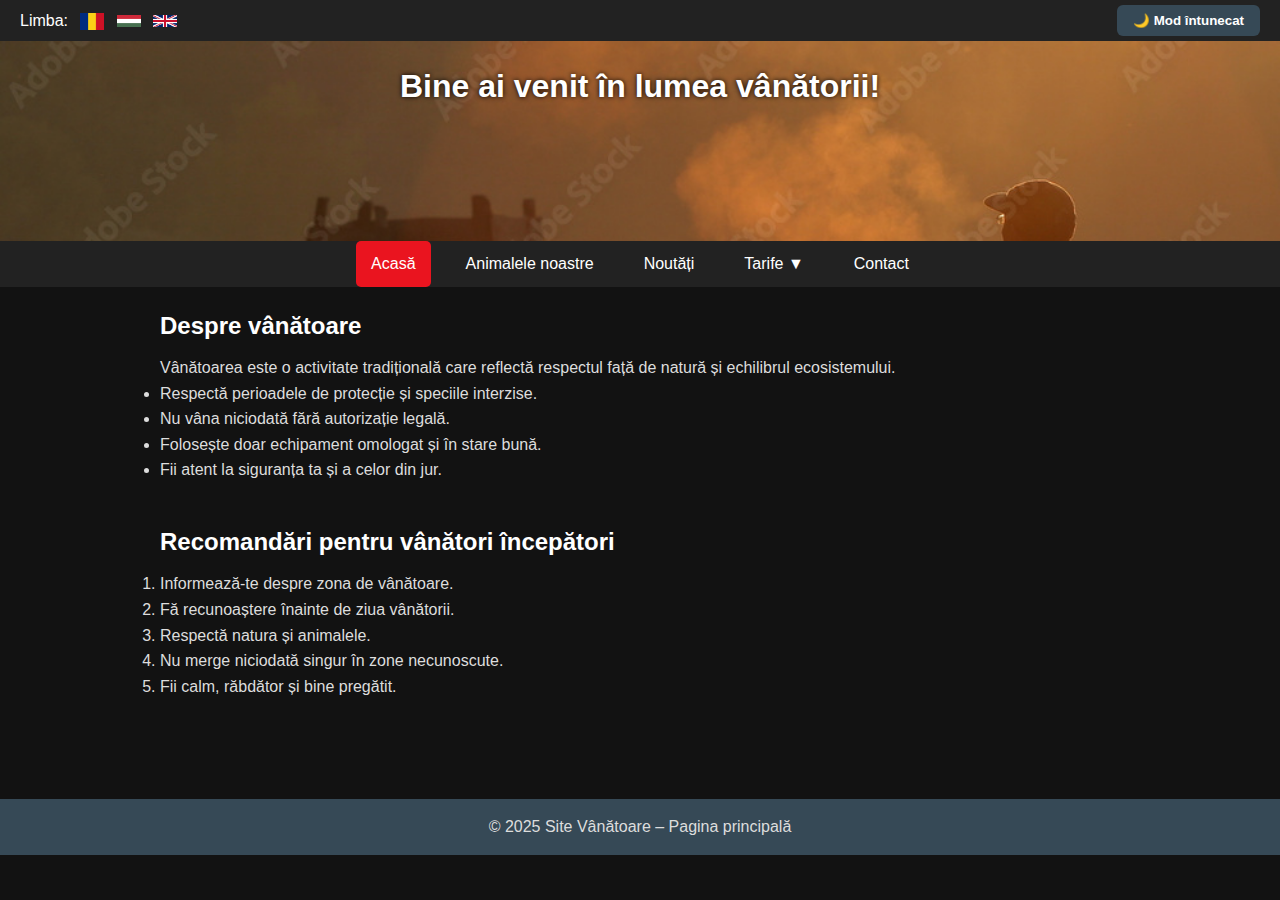
<file: index.html>
<!DOCTYPE html>
<html lang="ro">
<head>
  <meta charset="UTF-8" />
  <meta name="viewport" content="width=device-width, initial-scale=1.0" />
  <title>Acasă – Vânătoare</title>
  <link rel="stylesheet" href="css/stil.css" />
</head>
<body>
  <div class="top-bar">
    <div class="language-bar">
      <span>Limba:</span>
      <a href="index_ro.html"><img src="imagini/ro.png" alt="Română" /></a>
      <a href="index_hu.html"><img src="imagini/hu.png" alt="Magyar" /></a>
      <a href="index_en.html"><img src="imagini/en.png" alt="English" /></a>
    </div>
    <div class="switch-container">
      <button onclick="toggleDarkMode()">🌙 Mod întunecat</button>
    </div>
  </div>

  <header>
    <img src="imagini/antet.jpg" alt="Imagine antet" class="banner" />
    <h1>Bine ai venit în lumea vânătorii!</h1>
  </header>

  <nav>
    <ul>
      <li><a href="index.html" class="active">Acasă</a></li>
      <li><a href="animale.html">Animalele noastre</a></li>
      <li><a href="noutati.html">Noutăți</a></li>
      <li class="dropdown">
        <a href="tarife.html">Tarife ▼</a>
        <ul class="dropdown-content">
          <li><a href="#">Vânătoare</a></li>
          <li><a href="#">Cazare</a></li>
          <li><a href="#">Transport</a></li>
        </ul>
      </li>
      <li><a href="contact.html">Contact</a></li>
    </ul>
  </nav>

  <main>
    <section class="despre">
      <h2>Despre vânătoare</h2>
      <p>Vânătoarea este o activitate tradițională care reflectă respectul față de natură și echilibrul ecosistemului.</p>
      <ul>
        <li>Respectă perioadele de protecție și speciile interzise.</li>
        <li>Nu vâna niciodată fără autorizație legală.</li>
        <li>Folosește doar echipament omologat și în stare bună.</li>
        <li>Fii atent la siguranța ta și a celor din jur.</li>
      </ul>
    </section>

    <section class="sfaturi">
      <h2>Recomandări pentru vânători începători</h2>
      <ol>
        <li>Informează-te despre zona de vânătoare.</li>
        <li>Fă recunoaștere înainte de ziua vânătorii.</li>
        <li>Respectă natura și animalele.</li>
        <li>Nu merge niciodată singur în zone necunoscute.</li>
        <li>Fii calm, răbdător și bine pregătit.</li>
      </ol>
    </section>
  </main>

  <footer>
    <p>&copy; 2025 Site Vânătoare – Pagina principală</p>
  </footer>

  <script>
    function toggleDarkMode() {
      document.body.classList.toggle("dark-mode");
    }
  </script>
</body>
</html>
</file>
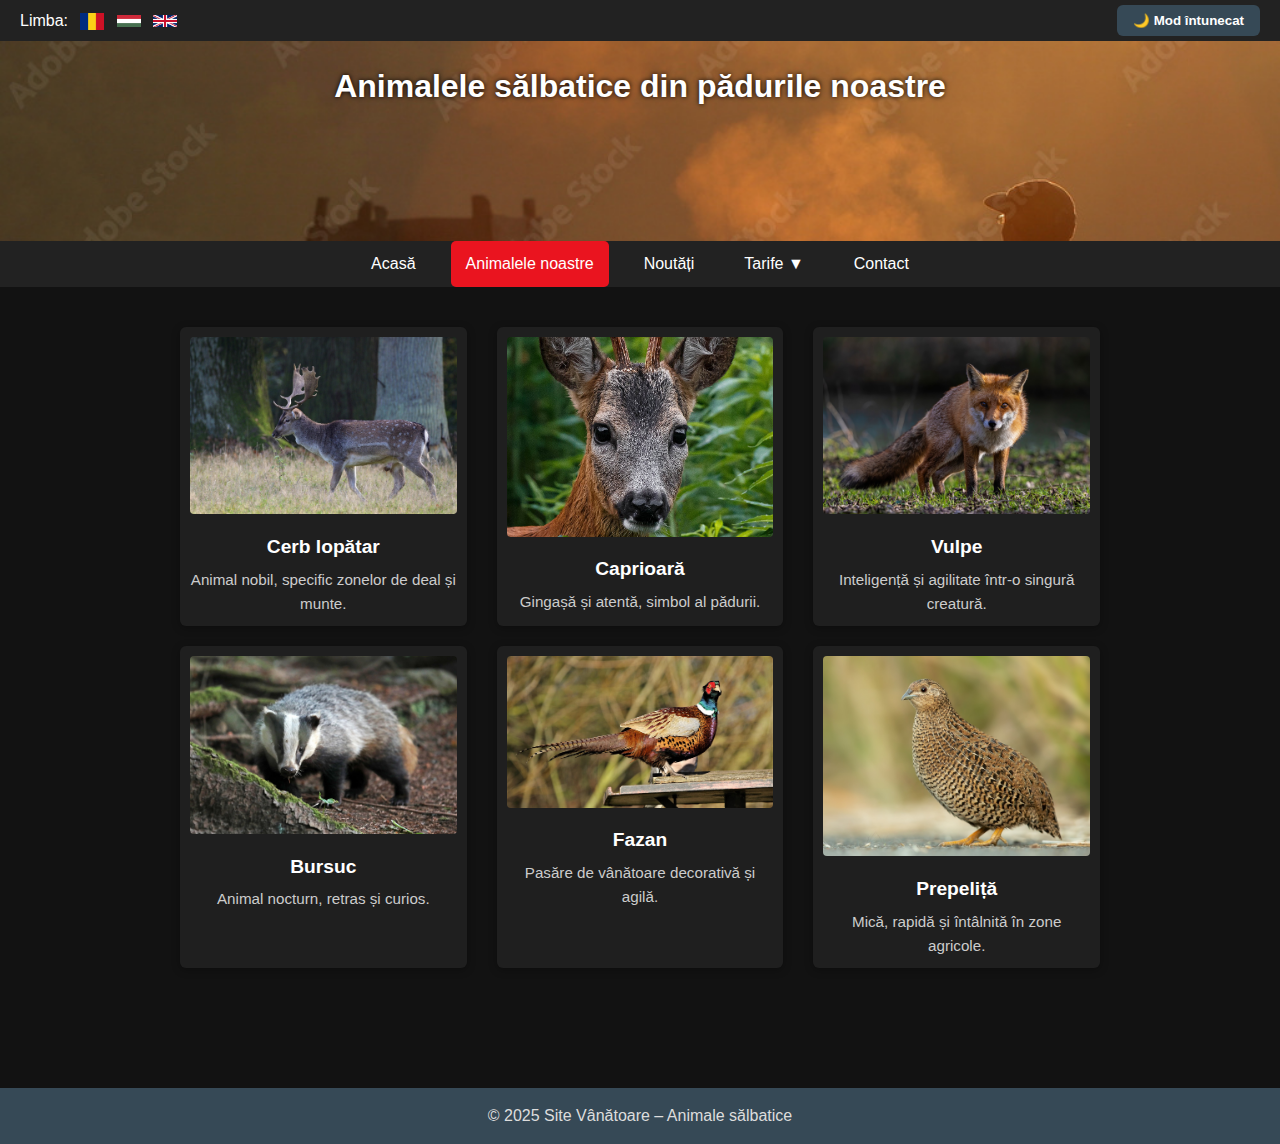
<file: animale.html>
<!DOCTYPE html>
<html lang="ro">
<head>
  <meta charset="UTF-8" />
  <meta name="viewport" content="width=device-width, initial-scale=1.0" />
  <title>Animalele noastre</title>
  <link rel="stylesheet" href="css/stil.css" />
</head>
<body>
  <div class="top-bar">
    <div class="language-bar">
      <span>Limba:</span>
      <a href="index_ro.html"><img src="imagini/ro.png" alt="Română" /></a>
      <a href="index_hu.html"><img src="imagini/hu.png" alt="Magyar" /></a>
      <a href="index_en.html"><img src="imagini/en.png" alt="English" /></a>
    </div>
    <div class="switch-container">
      <button onclick="toggleDarkMode()">🌙 Mod întunecat</button>
    </div>
  </div>

  <header>
    <img src="imagini/antet.jpg" alt="Imagine antet" class="banner" />
    <h1>Animalele sălbatice din pădurile noastre</h1>
  </header>

  <nav>
    <ul>
      <li><a href="index.html">Acasă</a></li>
      <li><a href="animale.html" class="active">Animalele noastre</a></li>
      <li><a href="noutati.html">Noutăți</a></li>
      <li class="dropdown">
        <a href="tarife.html">Tarife ▼</a>
        <ul class="dropdown-content">
          <li><a href="#">Vânătoare</a></li>
          <li><a href="#">Cazare</a></li>
          <li><a href="#">Transport</a></li>
        </ul>
      </li>
      <li><a href="contact.html">Contact</a></li>
    </ul>
  </nav>

  <main>
    <section class="galerie" id="lista-animale">
      <div class="animal">
        <img src="imagini/cerb_dam.jpg" alt="Cerb lopătar" />
        <h3>Cerb lopătar</h3>
        <p>Animal nobil, specific zonelor de deal și munte.</p>
      </div>
      <div class="animal">
        <img src="imagini/caprioara.jpg" alt="Caprioară" />
        <h3>Caprioară</h3>
        <p>Gingașă și atentă, simbol al pădurii.</p>
      </div>
      <div class="animal">
        <img src="imagini/vulpe.jpg" alt="Vulpe" />
        <h3>Vulpe</h3>
        <p>Inteligență și agilitate într-o singură creatură.</p>
      </div>
      <div class="animal">
        <img src="imagini/bursuc.jpg" alt="Bursuc" />
        <h3>Bursuc</h3>
        <p>Animal nocturn, retras și curios.</p>
      </div>
      <div class="animal">
        <img src="imagini/fazan.jpg" alt="Fazan" />
        <h3>Fazan</h3>
        <p>Pasăre de vânătoare decorativă și agilă.</p>
      </div>
      <div class="animal">
        <img src="imagini/prepelita.jpg" alt="Prepeliță" />
        <h3>Prepeliță</h3>
        <p>Mică, rapidă și întâlnită în zone agricole.</p>
      </div>
    </section>
  </main>

  <footer>
    <p>&copy; 2025 Site Vânătoare – Animale sălbatice</p>
  </footer>

  <script>
    function toggleDarkMode() {
      document.body.classList.toggle("dark-mode");
    }
  </script>
</body>
</html>
</file>
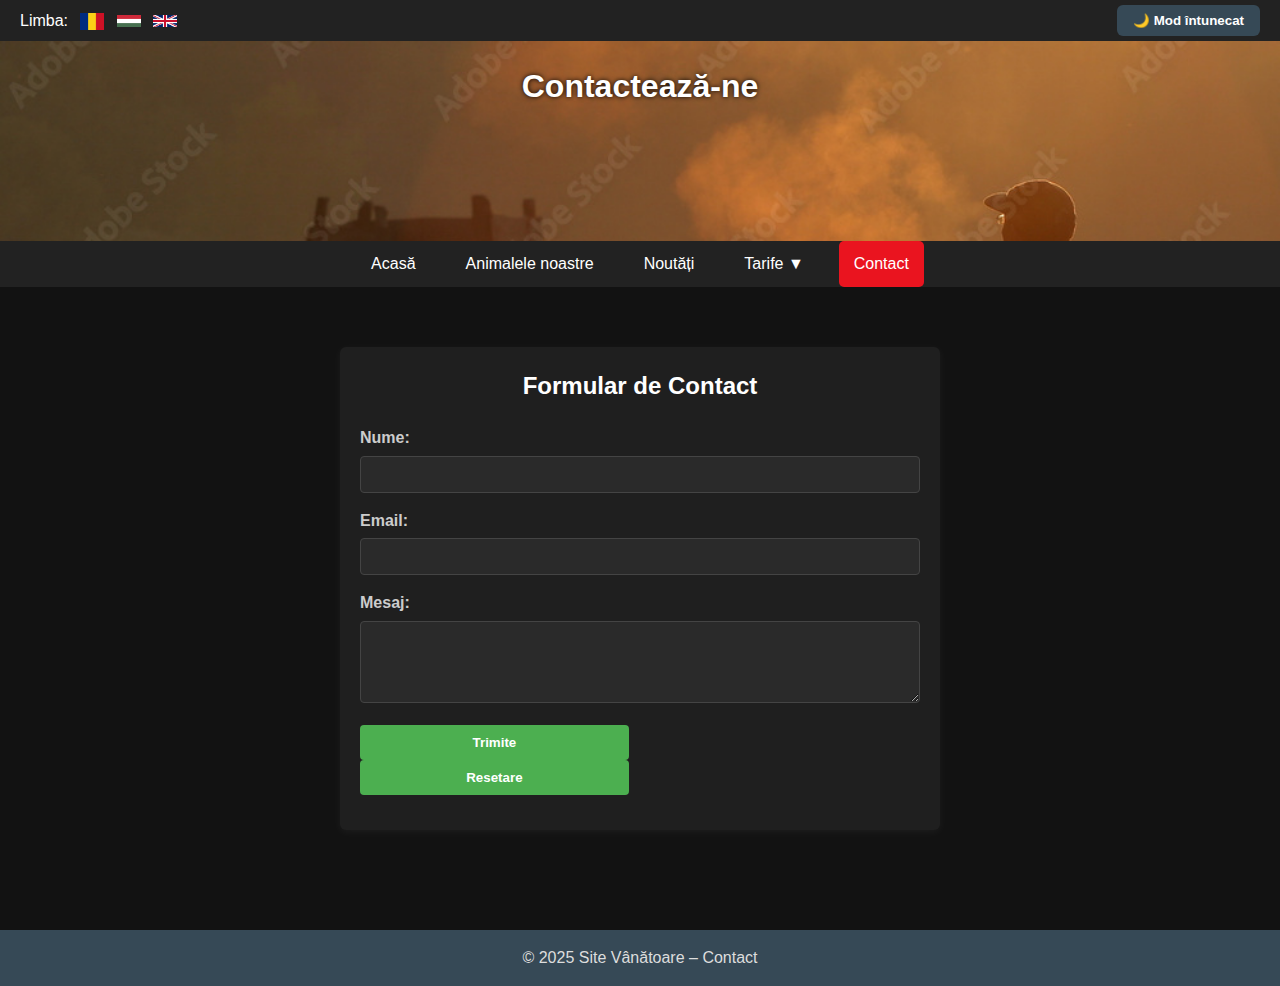
<file: contact.html>
<!DOCTYPE html>
<html lang="ro">
<head>
  <meta charset="UTF-8" />
  <meta name="viewport" content="width=device-width, initial-scale=1.0" />
  <title>Contact – Vânătoare</title>
  <link rel="stylesheet" href="css/stil.css" />
</head>
<body>
  <div class="top-bar">
    <div class="language-bar">
      <span>Limba:</span>
      <a href="index_ro.html"><img src="imagini/ro.png" alt="Română" /></a>
      <a href="index_hu.html"><img src="imagini/hu.png" alt="Magyar" /></a>
      <a href="index_en.html"><img src="imagini/en.png" alt="English" /></a>
    </div>
    <div class="switch-container">
      <button onclick="toggleDarkMode()">🌙 Mod întunecat</button>
    </div>
  </div>

  <header>
    <img src="imagini/antet.jpg" alt="Imagine antet" class="banner" />
    <h1>Contactează-ne</h1>
  </header>

  <nav>
    <ul>
      <li><a href="index.html">Acasă</a></li>
      <li><a href="animale.html">Animalele noastre</a></li>
      <li><a href="noutati.html">Noutăți</a></li>
      <li class="dropdown">
        <a href="tarife.html">Tarife ▼</a>
        <ul class="dropdown-content">
          <li><a href="#">Vânătoare</a></li>
          <li><a href="#">Cazare</a></li>
          <li><a href="#">Transport</a></li>
        </ul>
      </li>
      <li><a href="contact.html" class="active">Contact</a></li>
    </ul>
  </nav>

  <main>
    <section class="contact-form">
      <h2>Formular de Contact</h2>
      <form action="#" method="post">
        <div class="form-group">
          <label for="nume">Nume:</label>
          <input type="text" id="nume" name="nume" required />
        </div>
        <div class="form-group">
          <label for="email">Email:</label>
          <input type="email" id="email" name="email" required />
        </div>
        <div class="form-group">
          <label for="mesaj">Mesaj:</label>
          <textarea id="mesaj" name="mesaj" rows="4" required></textarea>
        </div>
        <div class="form-group">
          <input type="submit" value="Trimite" />
          <input type="reset" value="Resetare" />
        </div>
      </form>
    </section>
  </main>

  <footer>
    <p>&copy; 2025 Site Vânătoare – Contact</p>
  </footer>

  <script>
    function toggleDarkMode() {
      document.body.classList.toggle("dark-mode");
    }
  </script>
</body>
</html>
</file>
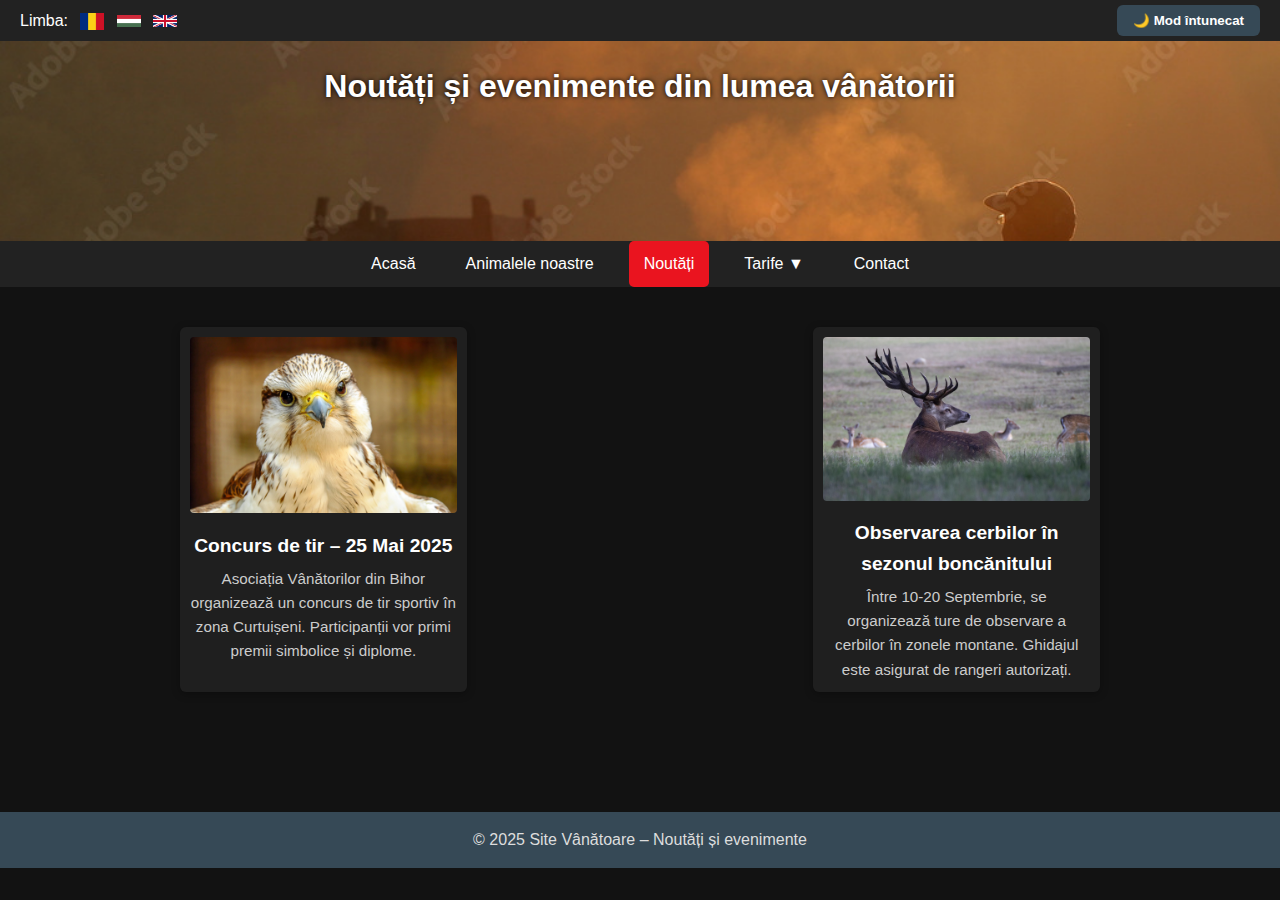
<file: noutati.html>
<!DOCTYPE html>
<html lang="ro">
<head>
  <meta charset="UTF-8" />
  <meta name="viewport" content="width=device-width, initial-scale=1.0" />
  <title>Noutăți – Vânătoare</title>
  <link rel="stylesheet" href="css/stil.css" />
</head>
<body>
  <div class="top-bar">
    <div class="language-bar">
      <span>Limba:</span>
      <a href="index_ro.html"><img src="imagini/ro.png" alt="Română" /></a>
      <a href="index_hu.html"><img src="imagini/hu.png" alt="Magyar" /></a>
      <a href="index_en.html"><img src="imagini/en.png" alt="English" /></a>
    </div>
    <div class="switch-container">
      <button onclick="toggleDarkMode()">🌙 Mod întunecat</button>
    </div>
  </div>

  <header>
    <img src="imagini/antet.jpg" alt="Imagine antet" class="banner" />
    <h1>Noutăți și evenimente din lumea vânătorii</h1>
  </header>

  <nav>
    <ul>
      <li><a href="index.html">Acasă</a></li>
      <li><a href="animale.html">Animalele noastre</a></li>
      <li><a href="noutati.html" class="active">Noutăți</a></li>
      <li class="dropdown">
        <a href="tarife.html">Tarife ▼</a>
        <ul class="dropdown-content">
          <li><a href="#">Vânătoare</a></li>
          <li><a href="#">Cazare</a></li>
          <li><a href="#">Transport</a></li>
        </ul>
      </li>
      <li><a href="contact.html">Contact</a></li>
    </ul>
  </nav>

  <main>
    <section class="galerie">
      <div class="animal">
        <img src="imagini/noutati.jpg" alt="Concurs de tir" />
        <h3>Concurs de tir – 25 Mai 2025</h3>
        <p>Asociația Vânătorilor din Bihor organizează un concurs de tir sportiv în zona Curtuișeni. Participanții vor primi premii simbolice și diplome.</p>
      </div>

      <div class="animal">
        <img src="imagini/cerb.jpg" alt="Cerb carpatin" />
        <h3>Observarea cerbilor în sezonul boncănitului</h3>
        <p>Între 10-20 Septembrie, se organizează ture de observare a cerbilor în zonele montane. Ghidajul este asigurat de rangeri autorizați.</p>
      </div>
    </section>
  </main>

  <footer>
    <p>&copy; 2025 Site Vânătoare – Noutăți și evenimente</p>
  </footer>

  <script>
    function toggleDarkMode() {
      document.body.classList.toggle("dark-mode");
    }
  </script>
</body>
</html>
</file>
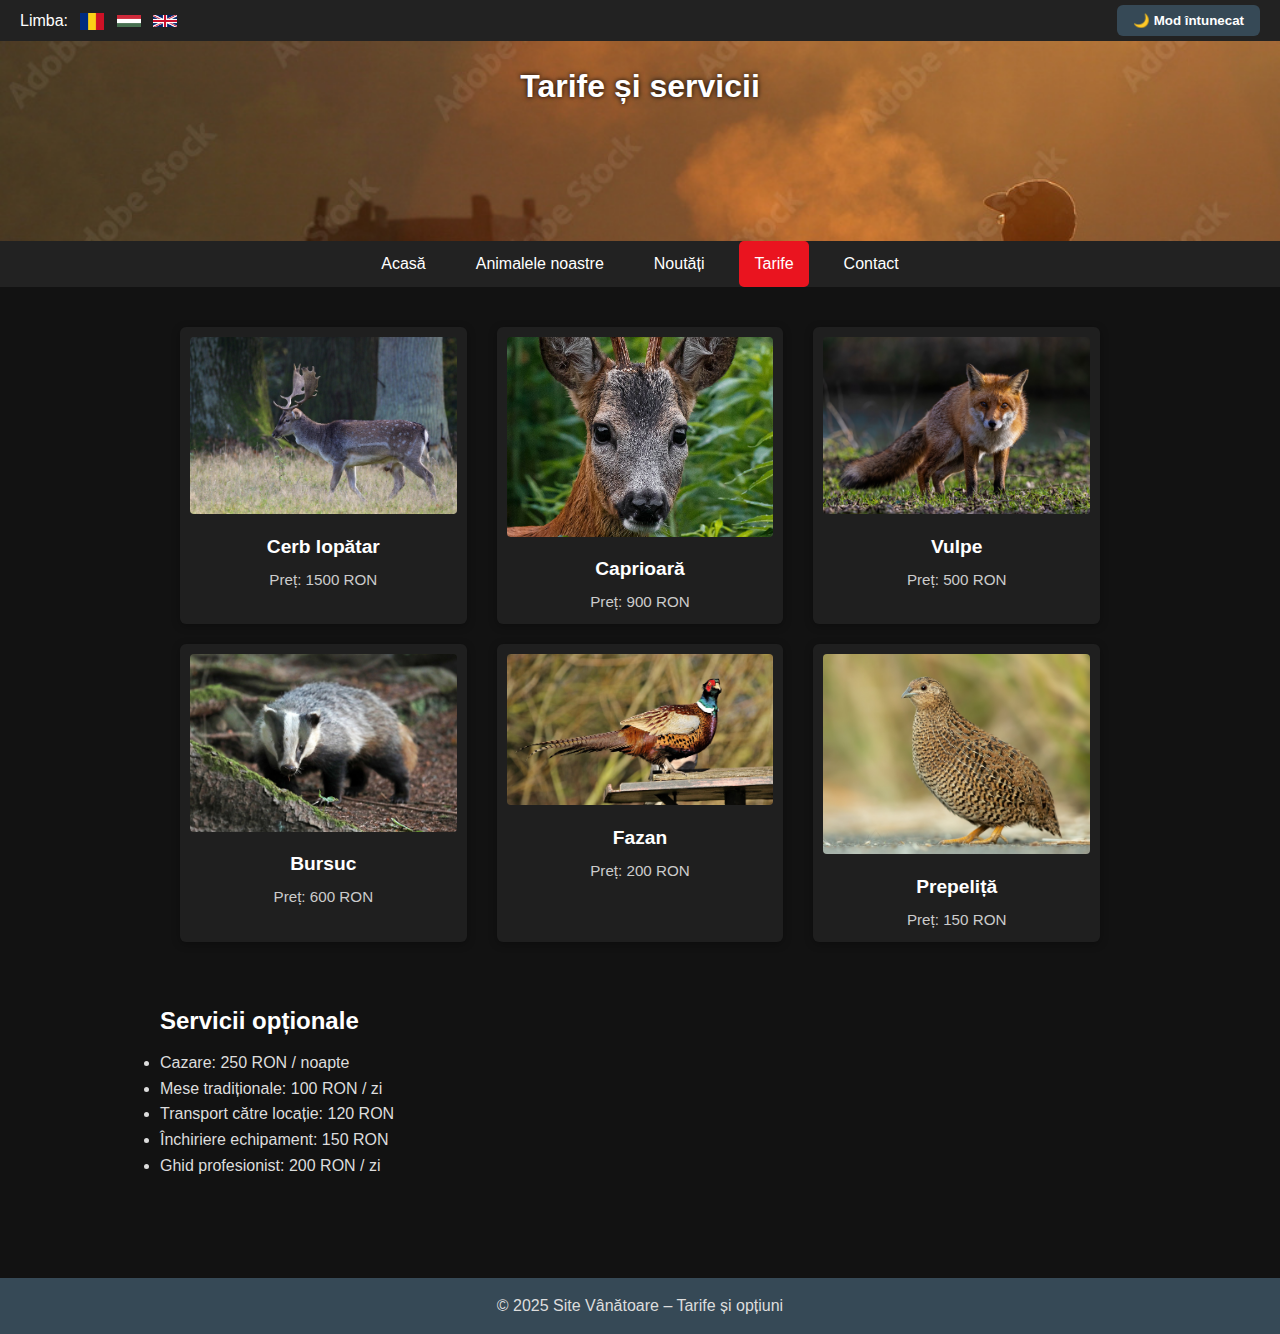
<file: tarife.html>
<!DOCTYPE html>
<html lang="ro">
<head>
  <meta charset="UTF-8">
  <meta name="viewport" content="width=device-width, initial-scale=1.0">
  <title>Tarife – Vânătoare</title>
  <link rel="stylesheet" href="css/stil.css">
</head>
<body>
  <div class="top-bar">
    <div class="language-bar">
      <span>Limba:</span>
      <a href="index_ro.html"><img src="imagini/ro.png" alt="Română" /></a>
      <a href="index_hu.html"><img src="imagini/hu.png" alt="Magyar" /></a>
      <a href="index_en.html"><img src="imagini/en.png" alt="English" /></a>
    </div>
    <div class="switch-container">
      <button onclick="toggleDarkMode()">🌙 Mod întunecat</button>
    </div>
  </div>

  <header>
    <img src="imagini/antet.jpg" alt="Imagine antet" class="banner">
    <h1>Tarife și servicii</h1>
  </header>

  <nav>
    <ul>
      <li><a href="index.html">Acasă</a></li>
      <li><a href="animale.html">Animalele noastre</a></li>
      <li><a href="noutati.html">Noutăți</a></li>
      <li><a href="tarife.html" class="active">Tarife</a></li>
      <li><a href="contact.html">Contact</a></li>
    </ul>
  </nav>

  <main>
    <section class="galerie">
      <div class="animal">
        <img src="imagini/cerb_dam.jpg" alt="Cerb lopătar">
        <h3>Cerb lopătar</h3>
        <p>Preț: 1500 RON</p>
      </div>
      <div class="animal">
        <img src="imagini/caprioara.jpg" alt="Caprioara">
        <h3>Caprioară</h3>
        <p>Preț: 900 RON</p>
      </div>
      <div class="animal">
        <img src="imagini/vulpe.jpg" alt="Vulpe">
        <h3>Vulpe</h3>
        <p>Preț: 500 RON</p>
      </div>
      <div class="animal">
        <img src="imagini/bursuc.jpg" alt="Bursuc">
        <h3>Bursuc</h3>
        <p>Preț: 600 RON</p>
      </div>
      <div class="animal">
        <img src="imagini/fazan.jpg" alt="Fazan">
        <h3>Fazan</h3>
        <p>Preț: 200 RON</p>
      </div>
      <div class="animal">
        <img src="imagini/prepelita.jpg" alt="Prepeliță">
        <h3>Prepeliță</h3>
        <p>Preț: 150 RON</p>
      </div>
    </section>

    <section class="tarife-servicii">
      <h2>Servicii opționale</h2>
      <ul>
        <li>Cazare: 250 RON / noapte</li>
        <li>Mese tradiționale: 100 RON / zi</li>
        <li>Transport către locație: 120 RON</li>
        <li>Închiriere echipament: 150 RON</li>
        <li>Ghid profesionist: 200 RON / zi</li>
      </ul>
    </section>
  </main>

  <footer>
    <p>&copy; 2025 Site Vânătoare – Tarife și opțiuni</p>
  </footer>

  <script>
    function toggleDarkMode() {
      document.body.classList.toggle("dark-mode");
    }
  </script>
</body>
</html>
</file>
<file: css/stil.css>
* {
  margin: 0;
  padding: 0;
  box-sizing: border-box;
  font-family: Arial, sans-serif;
}

body {
  background-color: #121212;
  color: #ffffff;
  font-size: 16px;
  line-height: 1.6;
}

.top-bar {
  background-color: #222;
  display: flex;
  justify-content: space-between;
  align-items: center;
  padding: 5px 20px;
}

.language-bar img {
  width: 24px;
  height: auto;
  margin-left: 8px;
  vertical-align: middle;
  cursor: pointer;
}

.switch-container button {
  background-color: #364956;
  color: white;
  padding: 8px 16px;
  border: none;
  border-radius: 6px;
  cursor: pointer;
  font-weight: bold;
}

.switch-container button:hover {
  background-color: #EA141F;
}

header {
  text-align: center;
  background-color: #364956;
  color: white;
  position: relative;
  overflow: hidden;
}

.banner {
  width: 100%;
  height: 200px;
  object-fit: cover;
  object-position: center top;
  display: block;
}

header h1 {
  position: absolute;
  top: 20px;
  width: 100%;
  text-align: center;
  font-size: 2rem;
  color: white;
  text-shadow: 0 0 5px #000;
}

nav {
  background-color: #222;
}

nav ul {
  list-style: none;
  display: flex;
  justify-content: center;
  flex-wrap: wrap;
}

nav ul li {
  position: relative;
  margin: 0 10px;
}

nav ul li a {
  color: white;
  text-decoration: none;
  padding: 10px 15px;
  display: inline-block;
  transition: background-color 0.3s ease;
}

nav ul li a:hover,
nav ul li a.active {
  background-color: #EA141F;
  border-radius: 5px;
}

/* Dropdown */
.dropdown-content {
  display: none;
  position: absolute;
  background-color: #333;
  min-width: 160px;
  z-index: 1;
  border-radius: 5px;
  top: 100%;
  left: 0;
}

.dropdown-content li {
  display: block;
}

.dropdown-content li a {
  color: white;
  padding: 10px 15px;
  text-decoration: none;
  display: block;
}

.dropdown-content li a:hover {
  background-color: #EA141F;
}

.dropdown:hover .dropdown-content {
  display: block;
}

main {
  padding: 20px;
  max-width: 1000px;
  margin: auto;
}

section {
  margin-bottom: 40px;
}

h1, h2, h3 {
  color: #ffffff;
  margin-bottom: 10px;
}

p, li {
  color: #dddddd;
}

footer {
  background-color: #364956;
  color: white;
  text-align: center;
  padding: 15px;
  margin-top: 40px;
}

/* Galerie */
.galerie {
  display: flex;
  flex-wrap: wrap;
  justify-content: space-between;
  gap: 20px;
  padding: 20px;
}

.animal {
  flex: 0 1 calc(33.33% - 20px);
  background-color: #1f1f1f;
  padding: 10px;
  border-radius: 6px;
  box-shadow: 0 2px 8px rgba(0,0,0,0.3);
  text-align: center;
}

.animal img {
  width: 100%;
  height: auto;
  max-height: 200px;
  object-fit: cover;
  border-radius: 4px;
  margin-bottom: 10px;
}

.animal h3 {
  font-size: 1.2rem;
  margin-bottom: 5px;
  color: #fff;
}

.animal p {
  font-size: 0.95rem;
  color: #ccc;
}

@media (max-width: 768px) {
  .animal {
    flex: 0 1 calc(50% - 20px);
  }
}

@media (max-width: 480px) {
  .animal {
    flex: 0 1 100%;
  }
}

/* Contact form */
.contact-form {
  background-color: #1f1f1f;
  padding: 20px;
  border-radius: 6px;
  box-shadow: 0 2px 10px rgba(255, 255, 255, 0.05);
  max-width: 600px;
  margin: 40px auto;
}

.contact-form h2 {
  text-align: center;
  color: #fff;
  margin-bottom: 20px;
}

.form-group {
  margin-bottom: 15px;
}

.form-group label {
  display: block;
  margin-bottom: 5px;
  color: #ccc;
  font-weight: bold;
}

.form-group input,
.form-group textarea {
  width: 100%;
  padding: 10px;
  background-color: #2a2a2a;
  color: #fff;
  border: 1px solid #444;
  border-radius: 4px;
}

.form-group input[type="submit"],
.form-group input[type="reset"] {
  width: 48%;
  margin-right: 4%;
  background-color: #4CAF50;
  color: white;
  border: none;
  padding: 10px;
  font-weight: bold;
  cursor: pointer;
  transition: background-color 0.3s ease;
}

.form-group input[type="submit"]:hover,
.form-group input[type="reset"]:hover {
  background-color: #388E3C;
}
</file>
